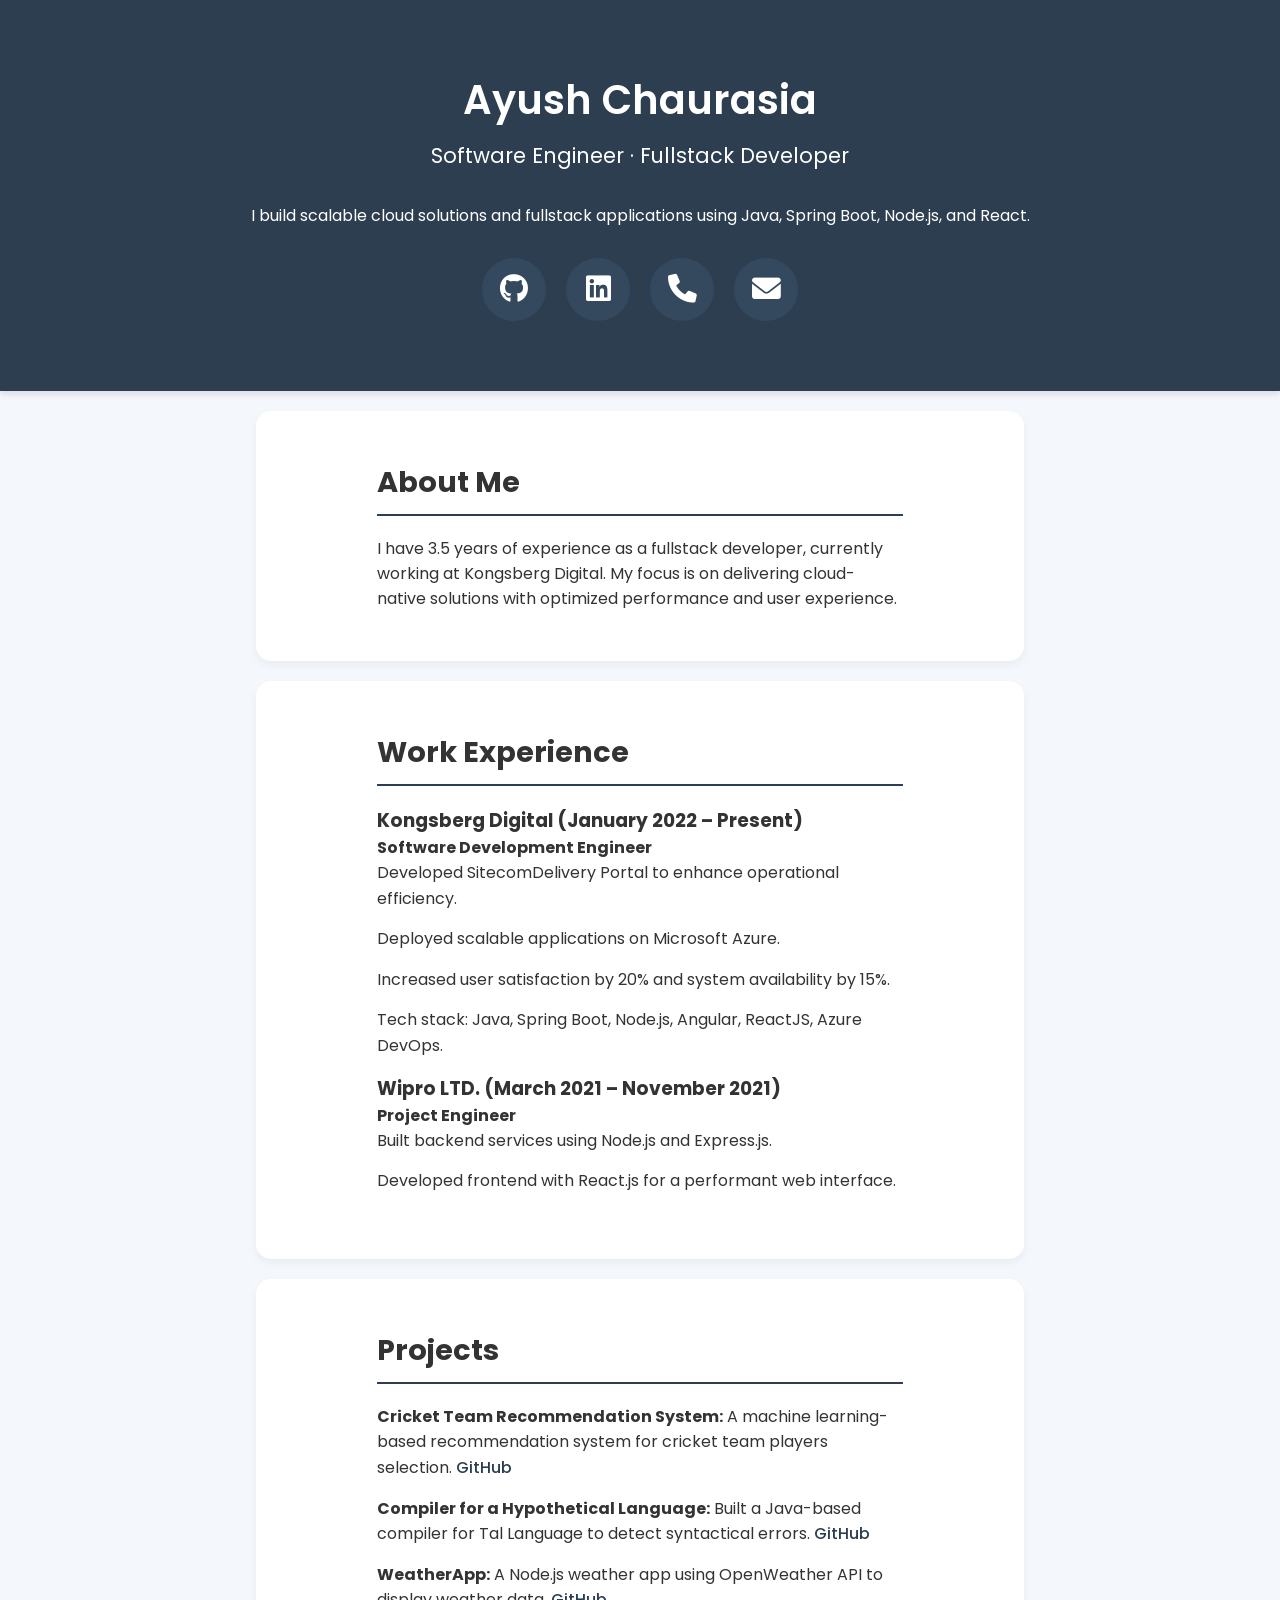
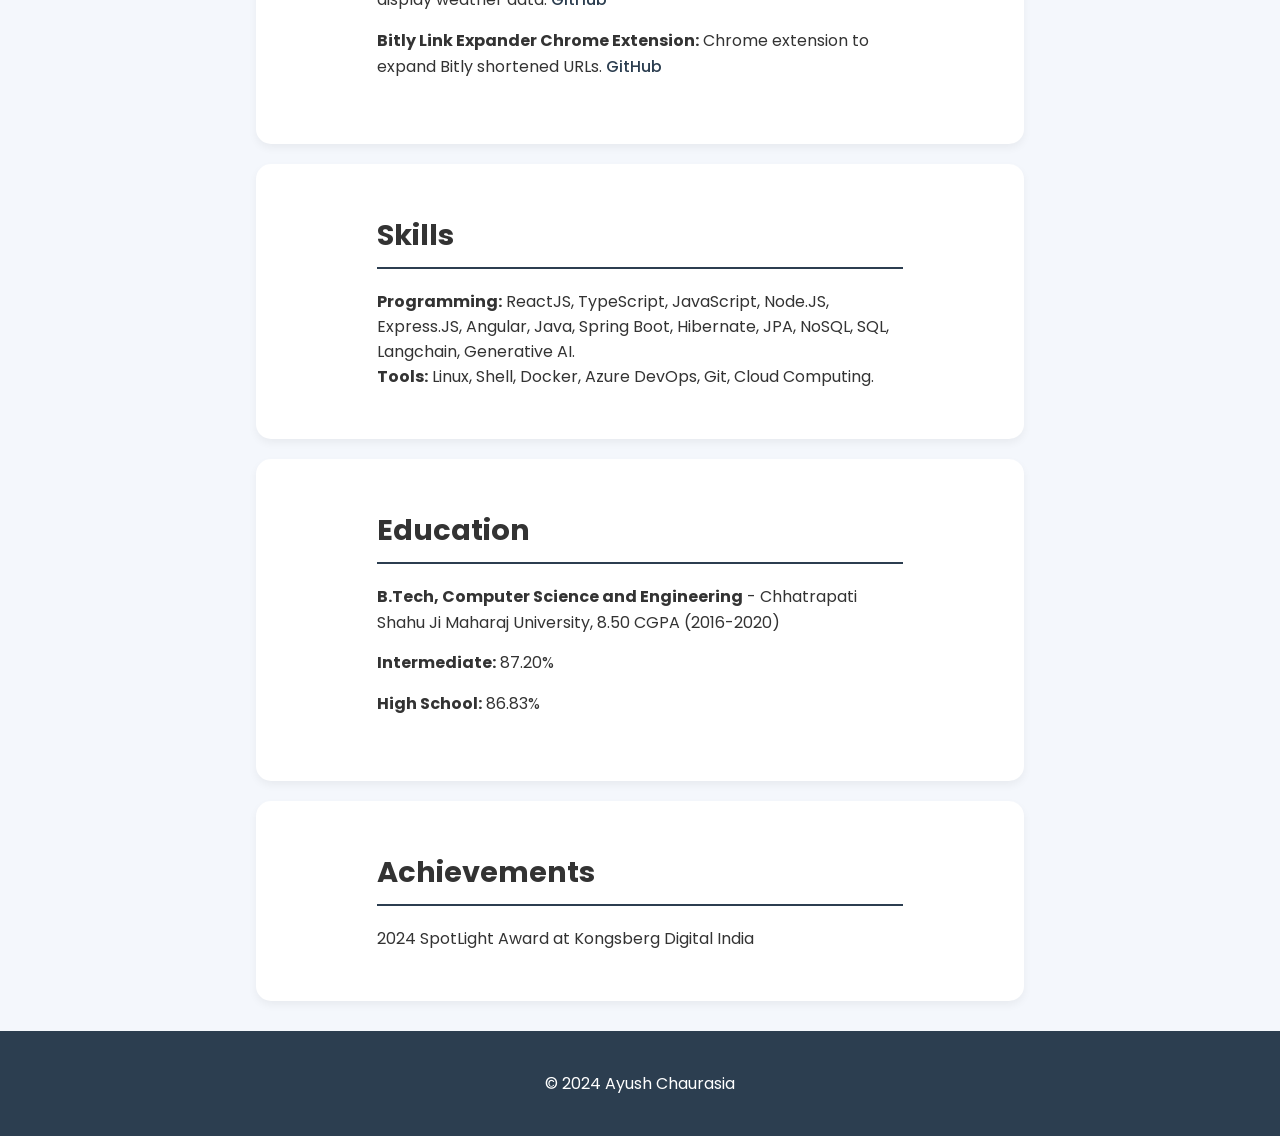
<file: about/index.html>
<!DOCTYPE html>
<html lang="en">
<head>
    <meta charset="UTF-8">
    <meta name="viewport" content="width=device-width, initial-scale=1.0">
    <meta http-equiv="X-UA-Compatible" content="ie=edge">
    <title>Ayush Chaurasia - Portfolio</title>
    <link rel="stylesheet" href="styles.css">
    <link rel="icon" href="./assets/favicon-16x16.png" sizes="16x16" type="image/png">
    <link rel="icon" href="./assets/favicon-32x32.png" sizes="32x32" type="image/png"> 
    <link rel="icon" href="./assets/favicon.ico" type="image/x-icon">
    <!-- Font Awesome for icons -->
    <link href="https://cdnjs.cloudflare.com/ajax/libs/font-awesome/6.0.0-beta3/css/all.min.css" rel="stylesheet">
    <link href="https://fonts.googleapis.com/css2?family=Poppins:wght@300;400;600&display=swap" rel="stylesheet">
</head>
<body>
    <header>
        <div class="container">
            <h1>Ayush Chaurasia</h1>
            <h2>Software Engineer · Fullstack Developer</h2>
            <p>I build scalable cloud solutions and fullstack applications using Java, Spring Boot, Node.js, and React.</p>
            <div class="icon-links">
                <a href="https://github.com/chaurasiayush" target="_blank" class="icon-link"><i class="fab fa-github"></i></a>
                <a href="https://www.linkedin.com/in/chaurasiayush" target="_blank" class="icon-link"><i class="fab fa-linkedin"></i></a>
                <a href="tel:+916386435738" class="icon-link"><i class="fas fa-phone"></i></a>
                <a href="mailto:uiet.ayush@gmail.com" class="icon-link"><i class="fas fa-envelope"></i></a>
            </div>
        </div>
    </header>

    <section class="about card">
        <div class="container">
            <h2>About Me</h2>
            <p>I have 3.5 years of experience as a fullstack developer, currently working at Kongsberg Digital. My focus is on delivering cloud-native solutions with optimized performance and user experience.</p>
        </div>
    </section>

    <section class="experience card">
        <div class="container">
            <h2>Work Experience</h2>
            <div class="job">
                <h3>Kongsberg Digital (January 2022 – Present)</h3>
                <p><strong>Software Development Engineer</strong></p>
                <ul>
                    <li>Developed SitecomDelivery Portal to enhance operational efficiency.</li>
                    <li>Deployed scalable applications on Microsoft Azure.</li>
                    <li>Increased user satisfaction by 20% and system availability by 15%.</li>
                    <li>Tech stack: Java, Spring Boot, Node.js, Angular, ReactJS, Azure DevOps.</li>
                </ul>
            </div>
            <div class="job">
                <h3>Wipro LTD. (March 2021 – November 2021)</h3>
                <p><strong>Project Engineer</strong></p>
                <ul>
                    <li>Built backend services using Node.js and Express.js.</li>
                    <li>Developed frontend with React.js for a performant web interface.</li>
                </ul>
            </div>
        </div>
    </section>

    <section class="projects card">
        <div class="container">
            <h2>Projects</h2>
            <ul>
                <li><strong>Cricket Team Recommendation System:</strong> A machine learning-based recommendation system for cricket team players selection. <a href="https://github.com/chaurasiayush/recommender-django" target="_blank">GitHub</a></li>
                <li><strong>Compiler for a Hypothetical Language:</strong> Built a Java-based compiler for Tal Language to detect syntactical errors. <a href="https://github.com/chaurasiayush/TAL-compiler" target="_blank">GitHub</a></li>
                <li><strong>WeatherApp:</strong> A Node.js weather app using OpenWeather API to display weather data. <a href="https://github.com/chaurasiayush/nodejs-weatherapp-openweather-api" target="_blank">GitHub</a></li>
                <li><strong>Bitly Link Expander Chrome Extension:</strong> Chrome extension to expand Bitly shortened URLs. <a href="https://github.com/chaurasiayush/bitly-link-expander" target="_blank">GitHub</a></li>
            </ul>
        </div>
    </section>

    <section class="skills card">
        <div class="container">
            <h2>Skills</h2>
            <p><strong>Programming:</strong> ReactJS, TypeScript, JavaScript, Node.JS, Express.JS, Angular, Java, Spring Boot, Hibernate, JPA, NoSQL, SQL, Langchain, Generative AI.</p>
            <p><strong>Tools:</strong> Linux, Shell, Docker, Azure DevOps, Git, Cloud Computing.</p>
        </div>
    </section>

    <section class="education card">
        <div class="container">
            <h2>Education</h2>
            <ul>
                <li><strong>B.Tech, Computer Science and Engineering</strong> - Chhatrapati Shahu Ji Maharaj University, 8.50 CGPA (2016-2020)</li>
                <li><strong>Intermediate:</strong> 87.20%</li>
                <li><strong>High School:</strong> 86.83%</li>
            </ul>
        </div>
    </section>

    <section class="achievements card">
        <div class="container">
            <h2>Achievements</h2>
            <p>2024 SpotLight Award at Kongsberg Digital India</p>
        </div>
    </section>

    <footer>
        <div class="container">
            <p>&copy; 2024 Ayush Chaurasia</p>
        </div>
    </footer>
</body>
</html>
</file>
<file: about/styles.css>
/* Global Styles */
* {
    margin: 0;
    padding: 0;
    box-sizing: border-box;
}

body {
    font-family: 'Poppins', sans-serif;
    background-color: #f4f7fc;
    color: #333;
}

.container {
    width: 80%;
    margin: auto;
    padding: 20px;
}

/* Header */
header {
    background-color: #2C3E50;
    color: #fff;
    padding: 50px 0;
    text-align: center;
    box-shadow: 0 4px 6px rgba(0, 0, 0, 0.1);
}

header h1 {
    font-size: 2.5rem;
    font-weight: 600;
    margin-bottom: 10px;
}

header h2 {
    font-size: 1.3rem;
    margin-bottom: 20px;
    font-weight: 400;
}

header p {
    font-size: 1rem;
    margin-bottom: 30px;
}

/* Icon Links */
.icon-links {
    display: flex;
    justify-content: center;
    gap: 20px;
}

.icon-link {
    color: #fff;
    font-size: 1.8rem;
    padding: 10px;
    width: 64px;
    background-color: #34495e;
    border-radius: 50%;
    transition: background-color 0.3s ease, transform 0.3s ease;
    text-decoration: none;
}

.icon-link:hover {
    background-color: #E67E22; /* Light orange hover */
    transform: scale(1.1); /* Slight zoom effect */
}

/* Card Styles */
.card {
    background-color: #fff;
    width: 60%;
    margin: 20px auto;
    padding: 30px;
    border-radius: 15px;
    box-shadow: 0 4px 8px rgba(0, 0, 0, 0.05);
    transition: transform 0.3s;
}

.card:hover {
    transform: translateY(-10px);
}

h2 {
    font-size: 1.8rem;
    margin-bottom: 20px;
    border-bottom: 2px solid #2C3E50;
    padding-bottom: 10px;
}

ul {
    list-style-type: none;
    padding-left: 0;
}

ul li {
    margin-bottom: 15px;
    line-height: 1.6;
}

a {
    color: #2C3E50;
    text-decoration: none;
    font-weight: 500;
}

a:hover {
    text-decoration: underline;
}

/* Responsive Design */
@media (max-width: 1024px) {
    .container {
        width: 90%;
    }

    .card {
        width: 80%;
    }
}

@media (max-width: 768px) {
    .container {
        width: 95%;
    }

    .card {
        width: 100%;
    }

    header {
        text-align: center;
    }
}

/* Footer */
footer {
    background-color: #2C3E50;
    color: #fff;
    text-align: center;
    padding: 20px 0;
    margin-top: 30px;
}

footer p {
    font-size: 1rem;
    margin: 0;
}
</file>
